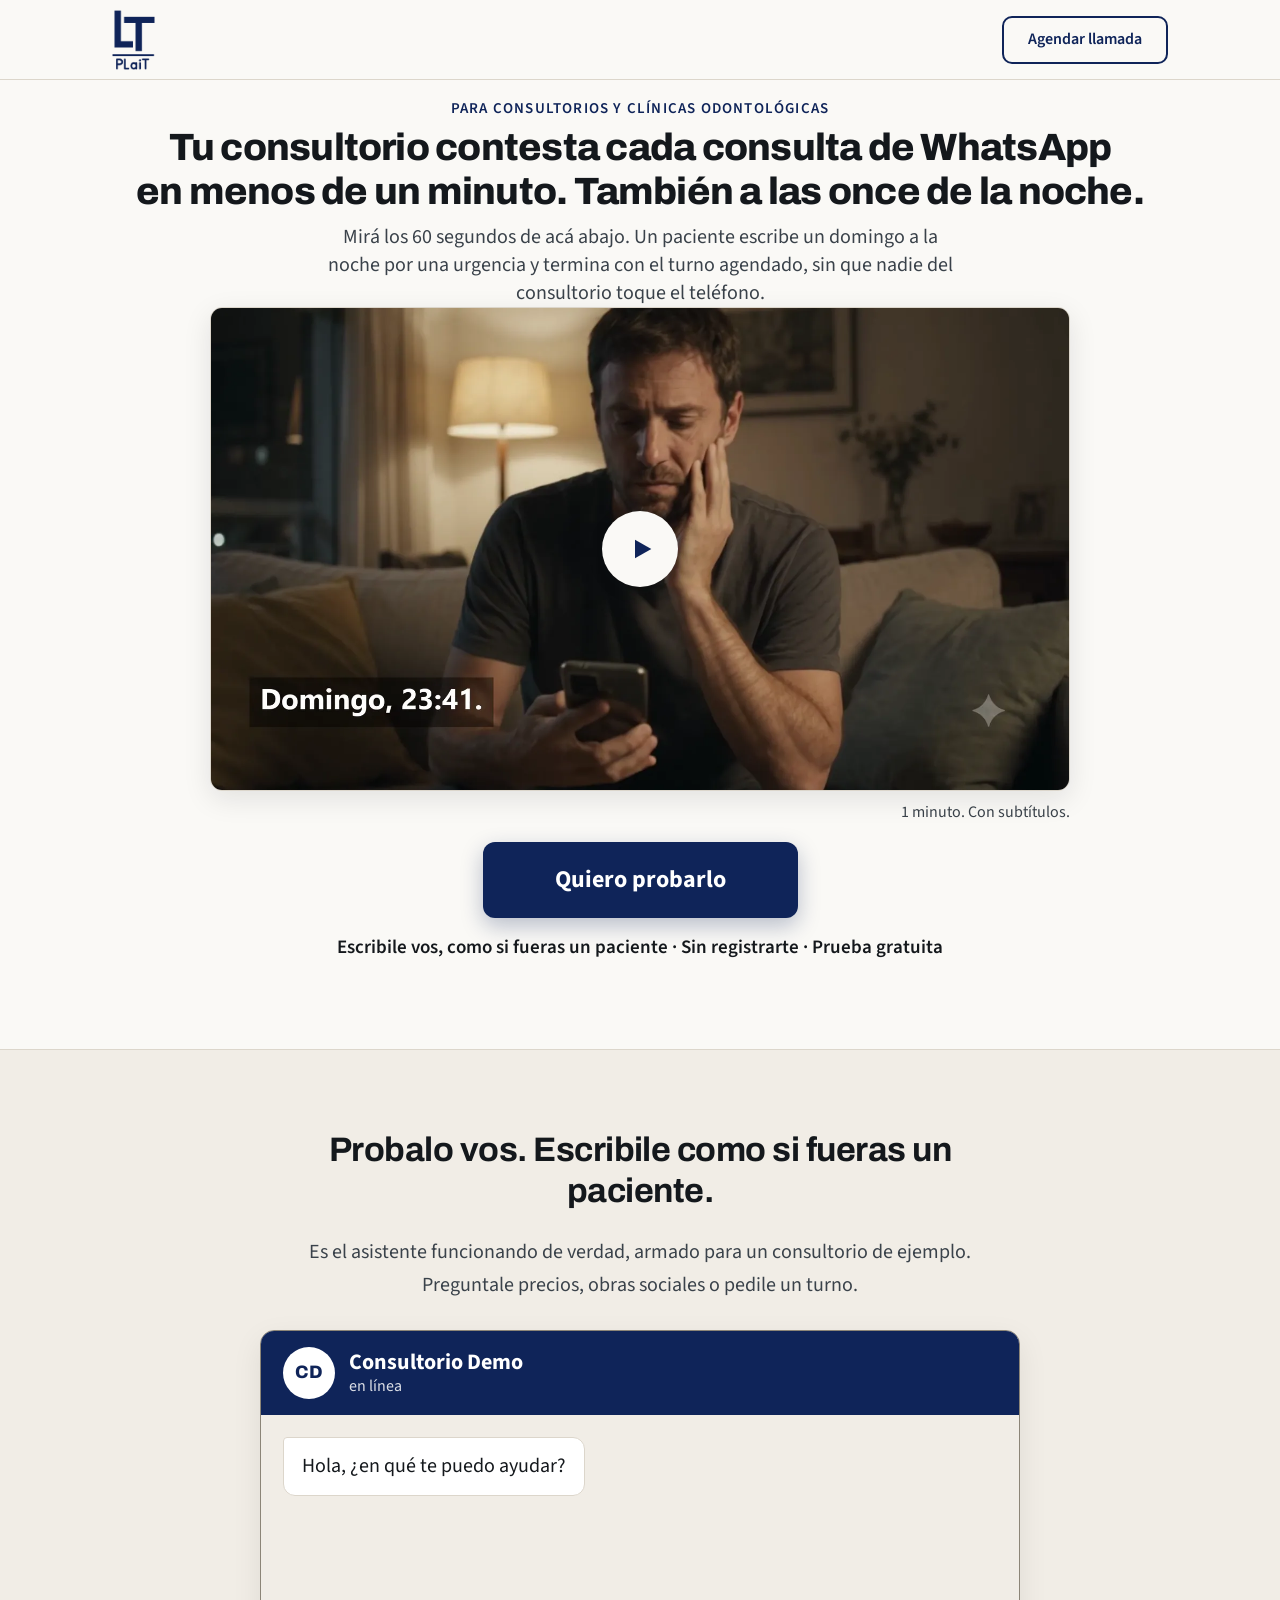
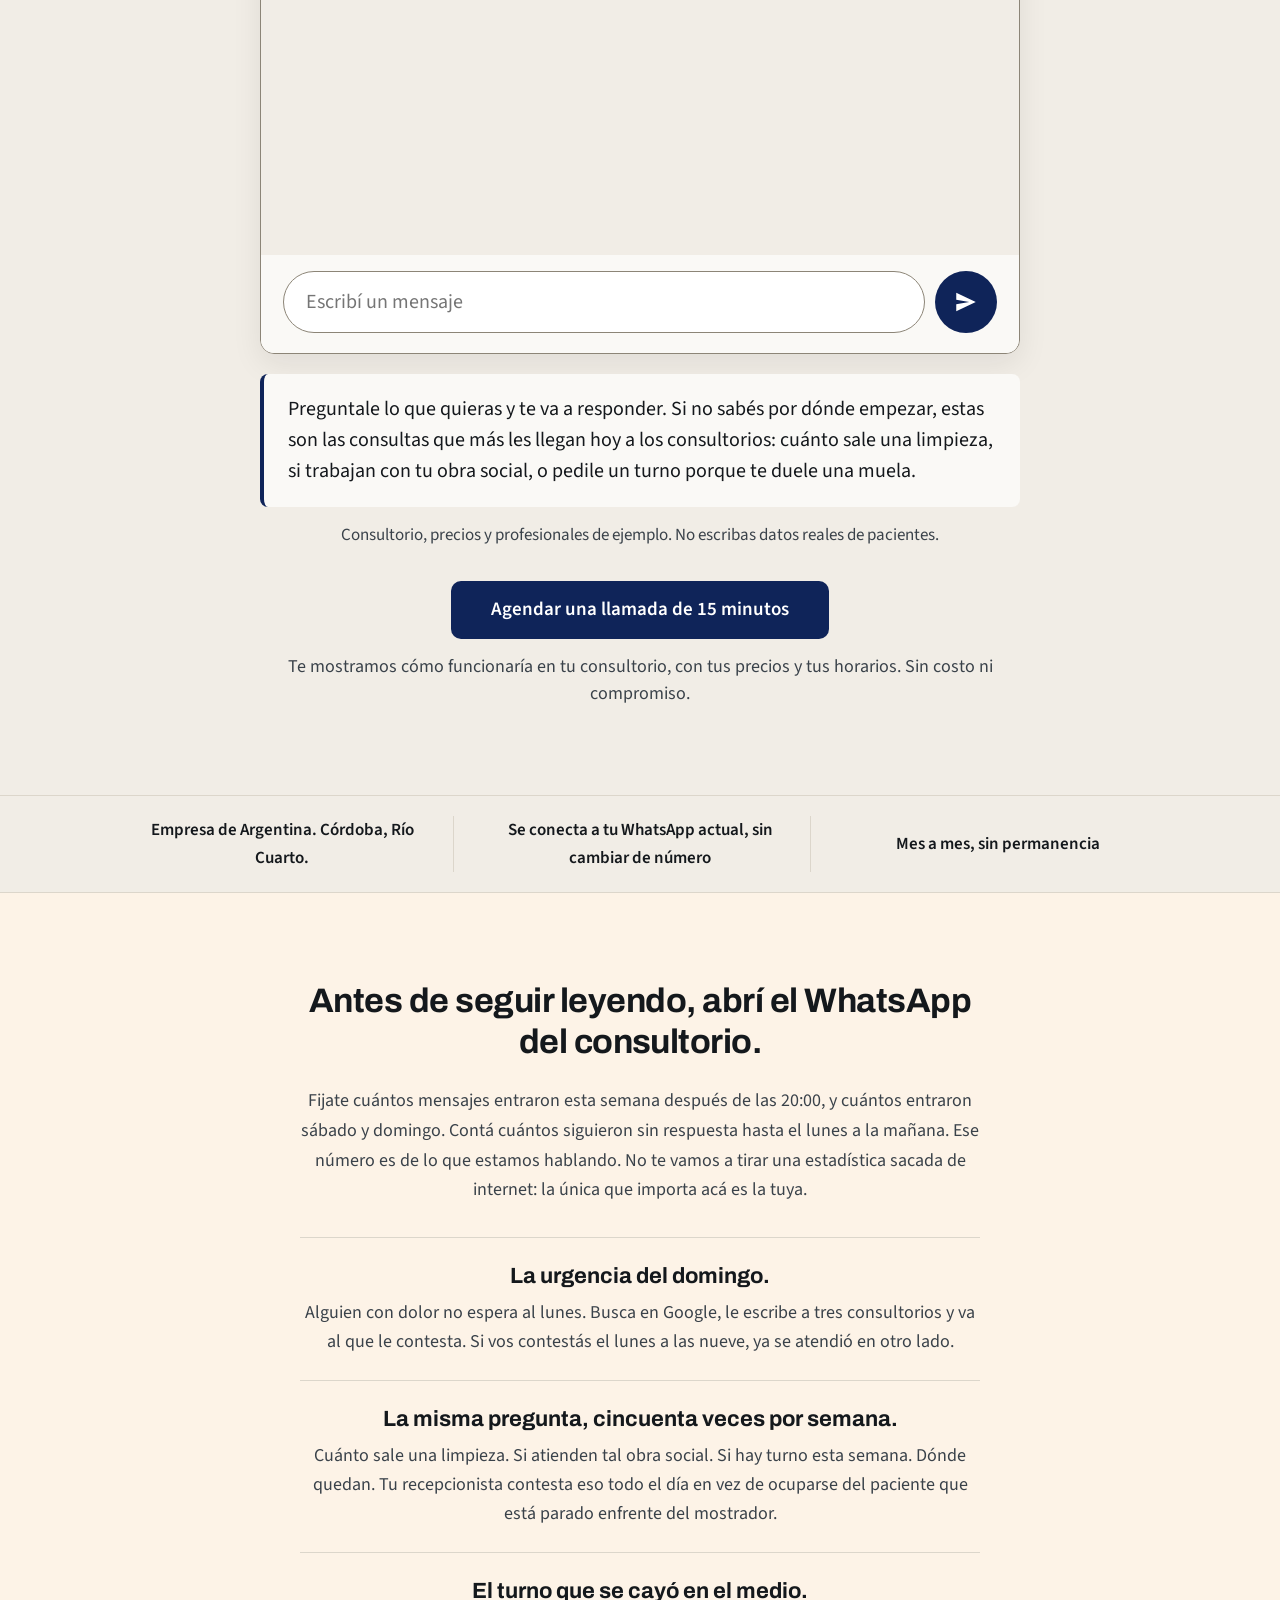
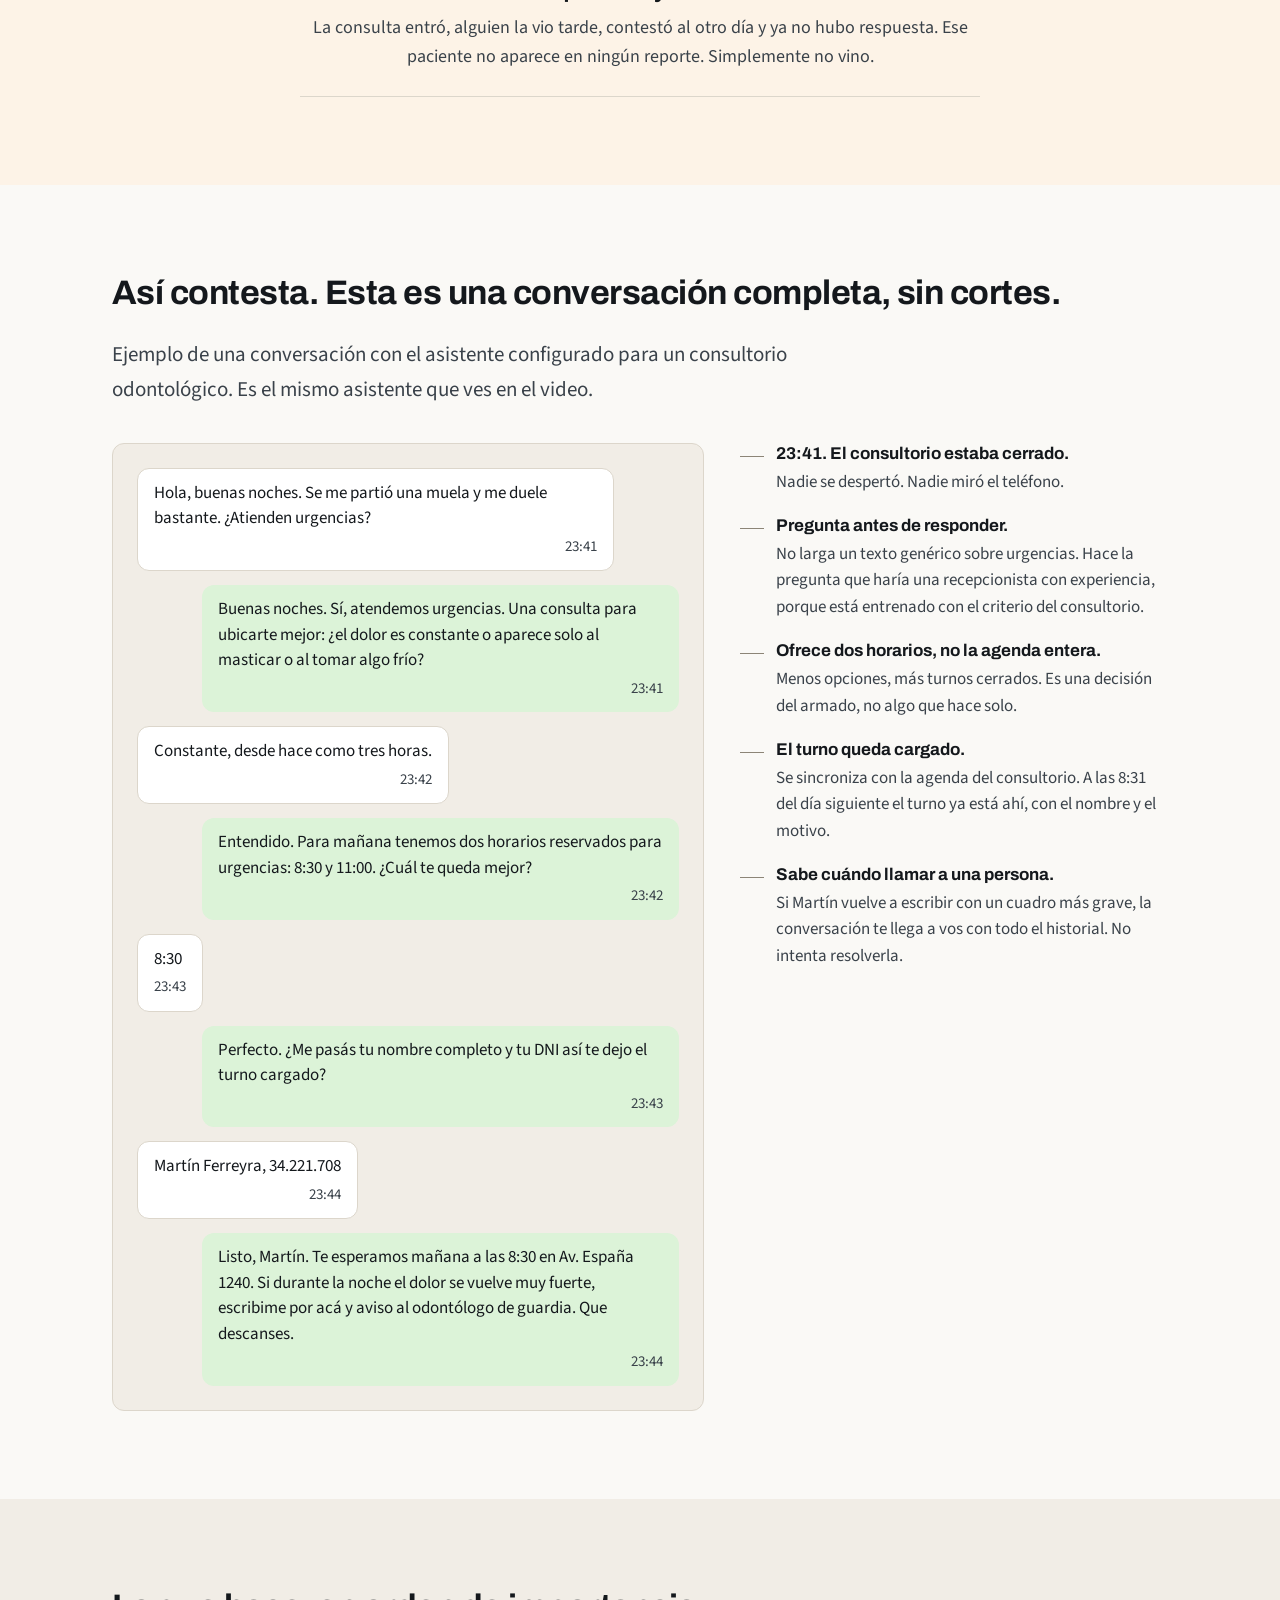
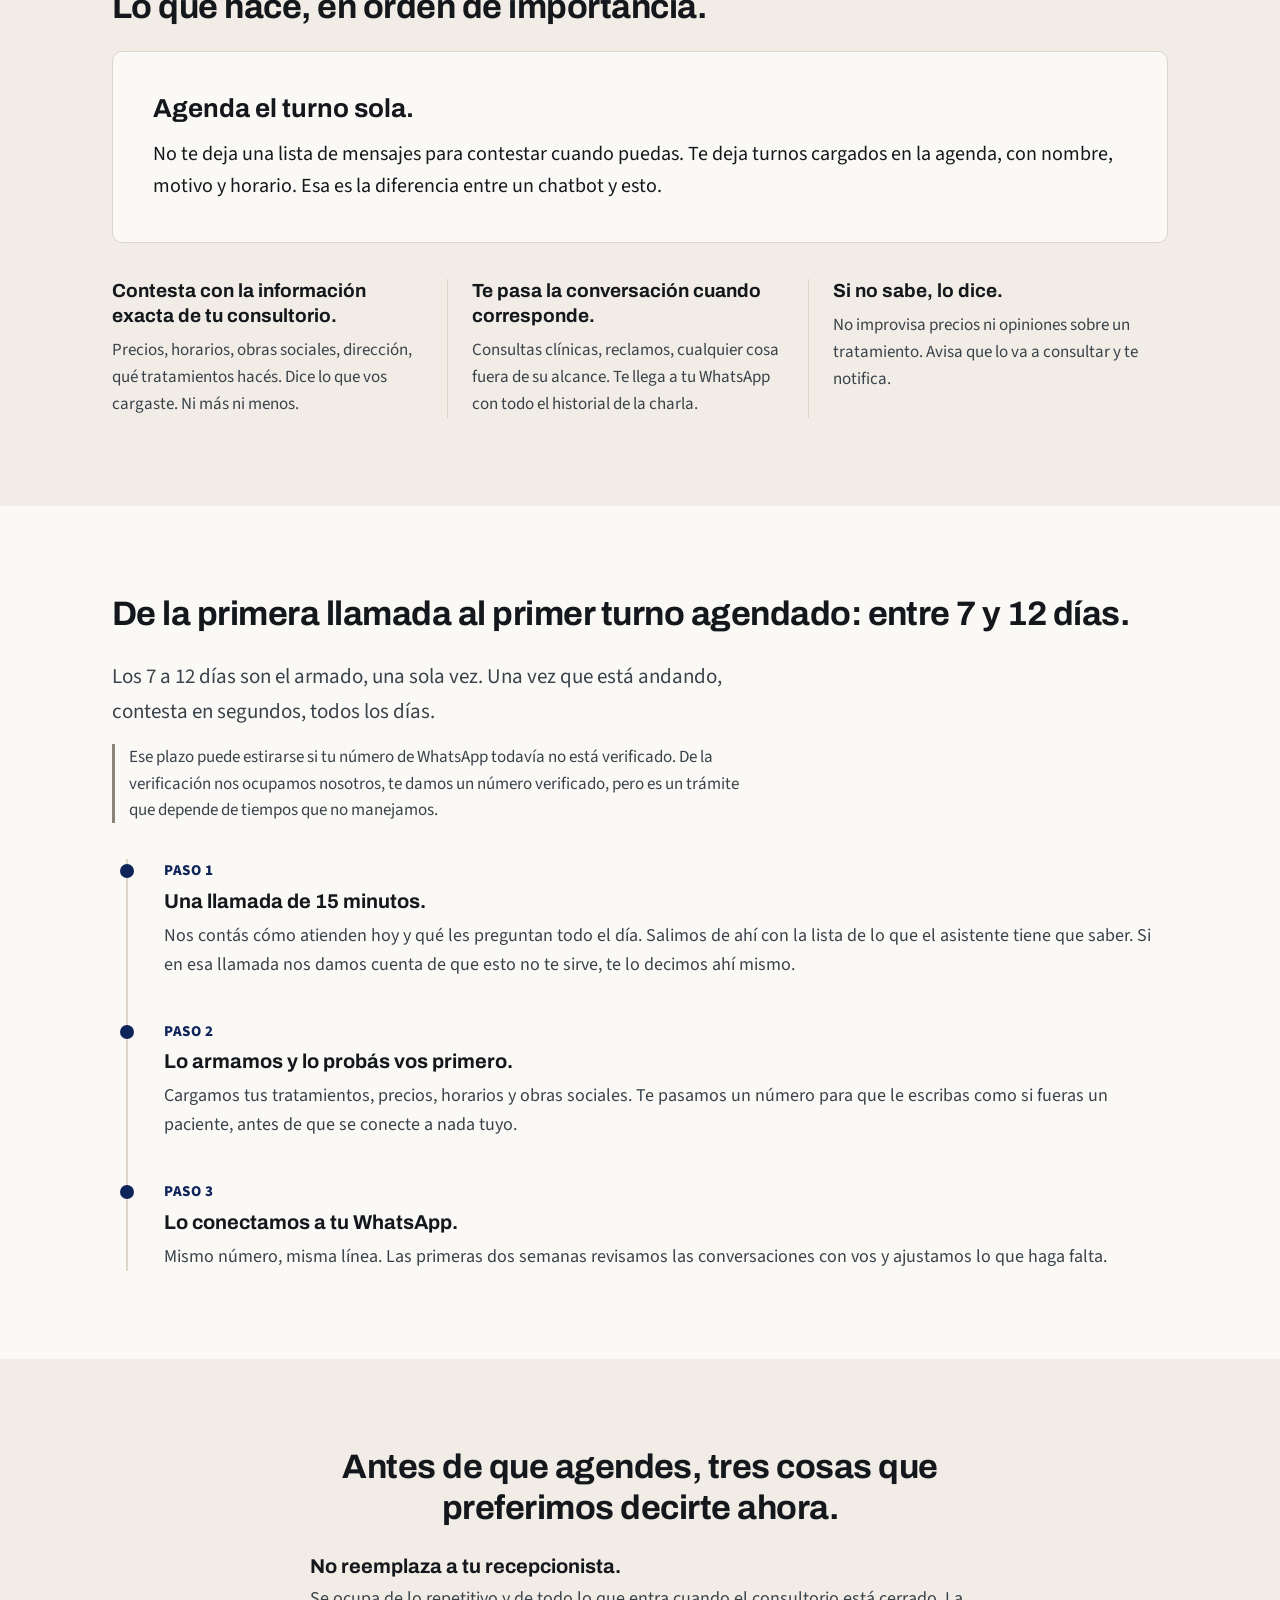
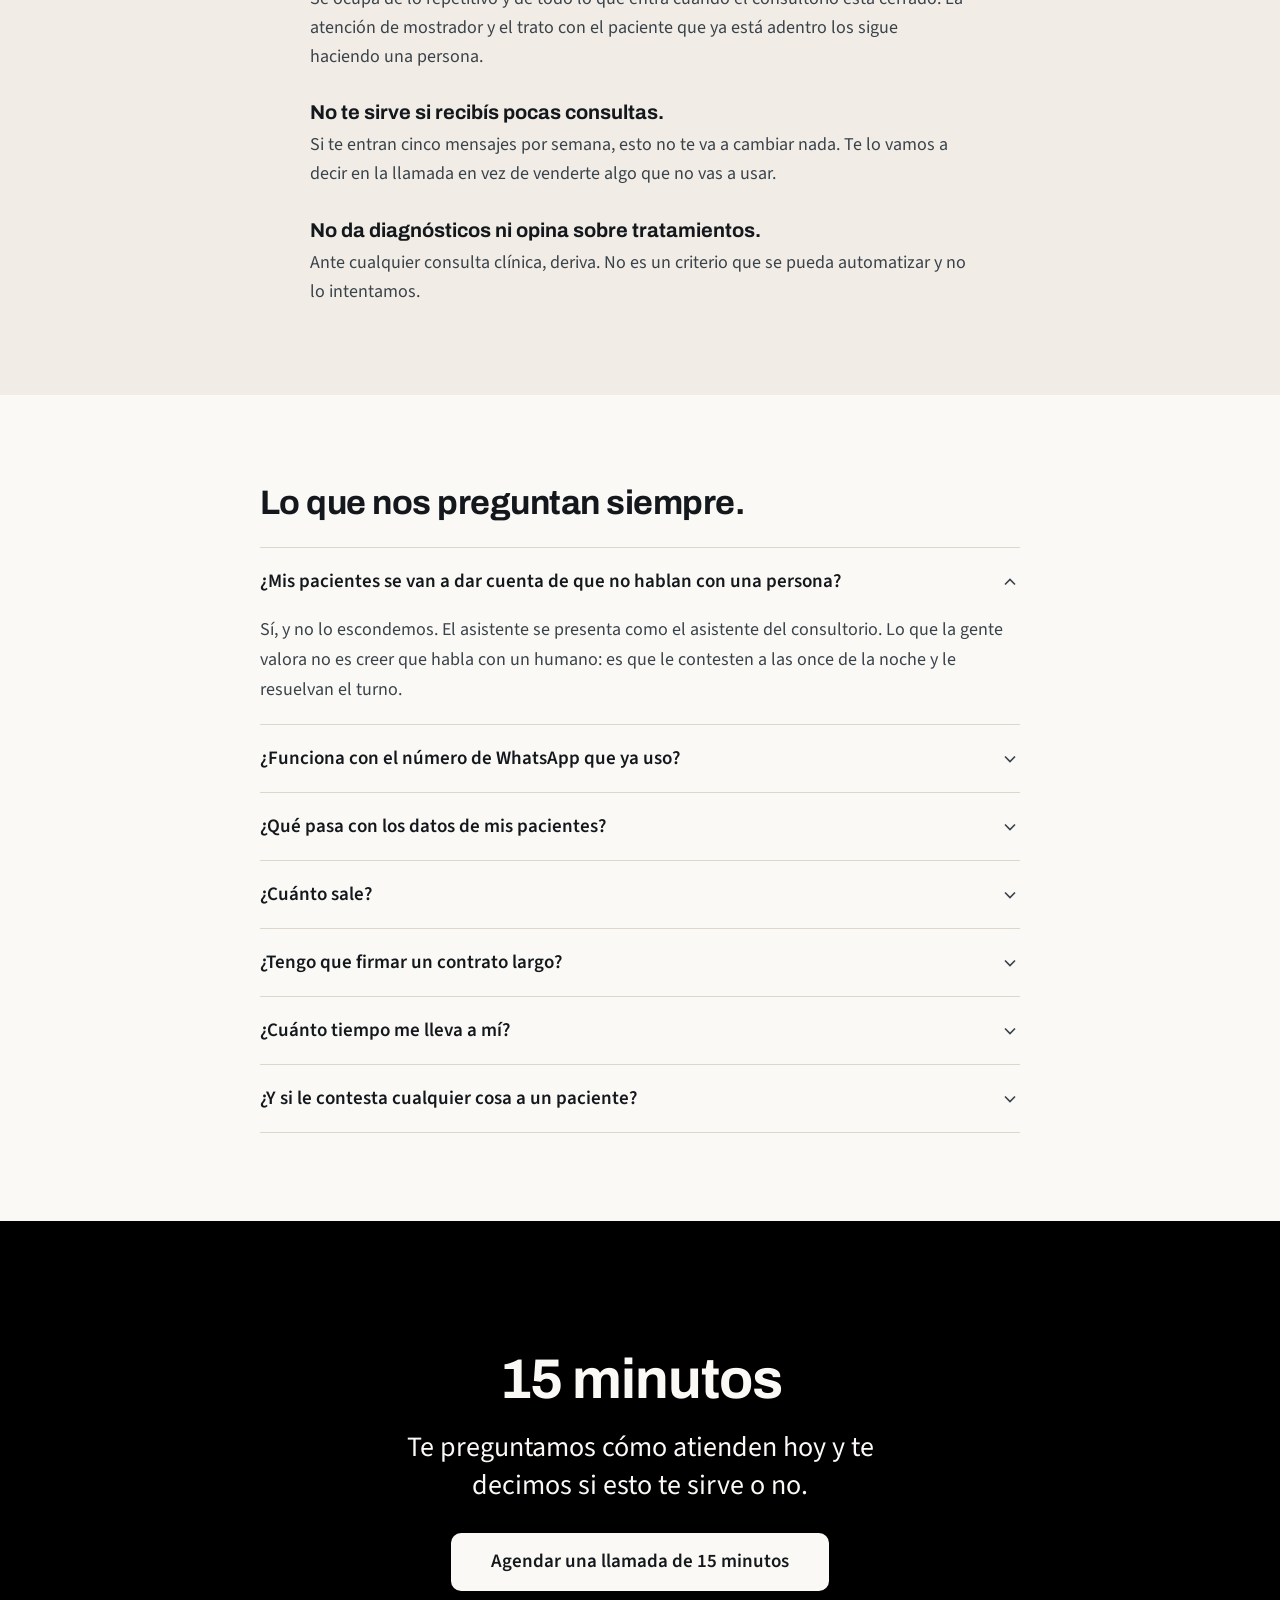
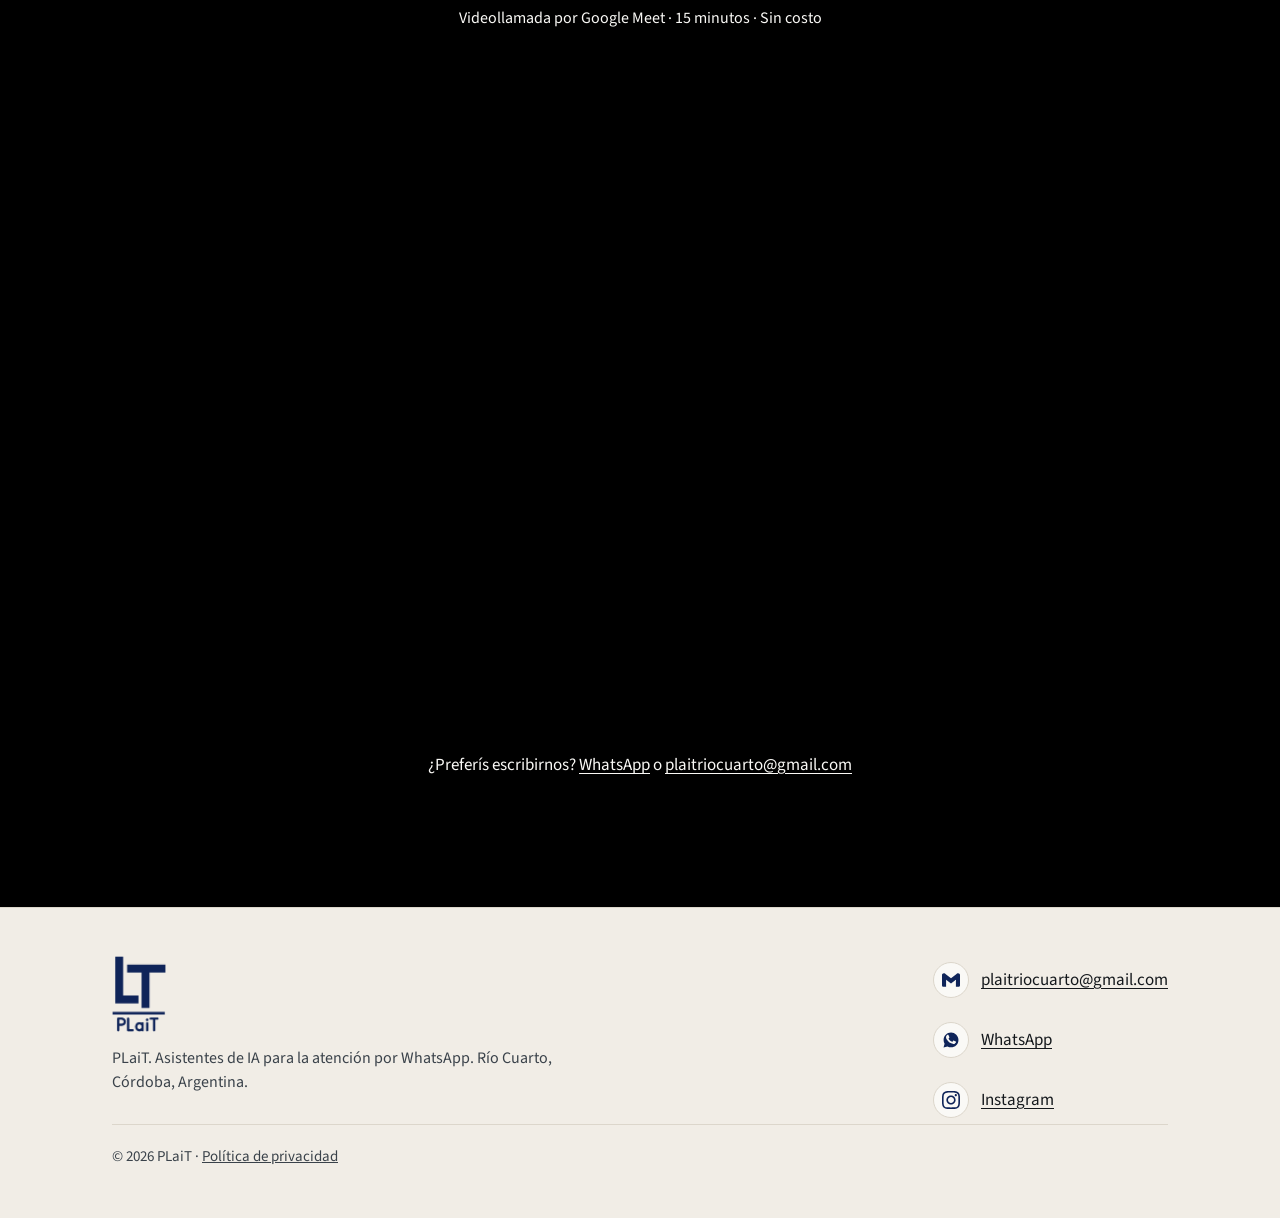
<file: index.html>
<!DOCTYPE html>
<html lang="es-AR">
<head>
  <meta charset="UTF-8">
  <meta name="viewport" content="width=device-width, initial-scale=1.0">
  <title>Asistente de IA para consultorios odontológicos | PLaiT</title>
  <meta name="description" content="Un asistente que contesta el WhatsApp de tu consultorio las 24 horas, responde precios y obras sociales, y agenda los turnos solo. Somos PLaiT, de Río Cuarto. Agendá una llamada de 15 minutos.">
  
  <!-- Preload de imagen crítica LCP -->
  <link rel="preload" as="image" href="assets/images/video-poster-vertical.webp" type="image/webp" media="(max-width: 767px)">
  <link rel="preload" as="image" href="assets/images/video-poster-horizontal.webp" type="image/webp" media="(min-width: 768px)">
  
  <!-- Google Fonts con preconnect y font-display swap -->
  <link rel="preconnect" href="https://fonts.googleapis.com">
  <link rel="preconnect" href="https://fonts.gstatic.com" crossorigin>
  <link href="https://fonts.googleapis.com/css2?family=Archivo:wght@700;800&family=Source+Sans+3:wght@400;600&display=swap" rel="stylesheet">
  
  <!-- Open Graph -->
  <meta property="og:type" content="website">
  <meta property="og:title" content="Asistente de IA para consultorios odontológicos | PLaiT">
  <meta property="og:description" content="Un asistente que contesta el WhatsApp de tu consultorio las 24 horas, responde precios y obras sociales, y agenda los turnos solo. Somos PLaiT, de Río Cuarto. Agendá una llamada de 15 minutos.">
  <meta property="og:image" content="assets/images/og-plait.jpg">
  <meta property="og:image:width" content="1200">
  <meta property="og:image:height" content="630">
  <meta property="og:locale" content="es_AR">

  <!-- Favicon -->
  <link rel="icon" type="image/svg+xml" href="assets/images/favicon.svg">

  <!-- Estilos principales -->
  <link rel="stylesheet" href="assets/css/styles.css?v=2026092105">

  <!-- Datos Estructurados JSON-LD -->
  <script type="application/ld+json">
  {
    "@context": "https://schema.org",
    "@graph": [
      {
        "@type": "Organization",
        "name": "PLaiT",
        "description": "Asistentes de IA para la atención por WhatsApp de consultorios y clínicas odontológicas.",
        "email": "plaitriocuarto@gmail.com",
        "address": {
          "@type": "PostalAddress",
          "addressLocality": "Río Cuarto",
          "addressRegion": "Córdoba",
          "addressCountry": "AR"
        }
      },
      {
        "@type": "FAQPage",
        "mainEntity": [
          {
            "@type": "Question",
            "name": "¿Mis pacientes se van a dar cuenta de que no hablan con una persona?",
            "acceptedAnswer": {
              "@type": "Answer",
              "text": "Sí, y no lo escondemos. El asistente se presenta como el asistente del consultorio. Lo que la gente valora no es creer que habla con un humano: es que le contesten a las once de la noche y le resuelvan el turno."
            }
          },
          {
            "@type": "Question",
            "name": "¿Funciona con el número de WhatsApp que ya uso?",
            "acceptedAnswer": {
              "@type": "Answer",
              "text": "Sí, tus pacientes siguen escribiendo al mismo número de siempre. En la llamada te explicamos qué cambia del lado tuyo según cómo estés usando WhatsApp hoy, porque no es igual en todos los casos."
            }
          },
          {
            "@type": "Question",
            "name": "¿Qué pasa con los datos de mis pacientes?",
            "acceptedAnswer": {
              "@type": "Answer",
              "text": "Las conversaciones son tuyas y quedan en tu WhatsApp, igual que ahora. No usamos la información de tus pacientes para ninguna otra cosa. Si necesitás un acuerdo de confidencialidad firmado, lo firmamos."
            }
          },
          {
            "@type": "Question",
            "name": "¿Cuánto sale?",
            "acceptedAnswer": {
              "@type": "Answer",
              "text": "Hay un pago único de implementación, que es armarlo y entrenarlo con la información de tu consultorio, y una cuota mensual. El número depende del volumen de consultas que recibas, así que el precio real te lo damos en la llamada con tu volumen sobre la mesa. Te lo decimos en los primeros diez minutos, no después de una presentación de una hora."
            }
          },
          {
            "@type": "Question",
            "name": "¿Tengo que firmar un contrato largo?",
            "acceptedAnswer": {
              "@type": "Answer",
              "text": "Mes a mes. Avisás y se corta el mes siguiente. Sin permanencia mínima y sin penalidad."
            }
          },
          {
            "@type": "Question",
            "name": "¿Cuánto tiempo me lleva a mí?",
            "acceptedAnswer": {
              "@type": "Answer",
              "text": "La llamada de 15 minutos y un rato juntando la información: precios, horarios, obras sociales, tratamientos. La configuración la hacemos nosotros."
            }
          },
          {
            "@type": "Question",
            "name": "¿Y si le contesta cualquier cosa a un paciente?",
            "acceptedAnswer": {
              "@type": "Answer",
              "text": "Solo responde con la información que cargamos. Fuera de eso deriva. Además, las primeras dos semanas revisamos las conversaciones con vos, una por una si hace falta."
            }
          }
        ]
      }
    ]
  }
  </script>
</head>
<body>

  <!-- 4.1. Header -->
  <header class="site-header">
    <div class="container">
      <div class="header-inner">
        <a href="/" aria-label="PLaiT inicio" class="brand-link">
          <img src="assets/images/plait-logo.svg" alt="PLaiT"
               class="brand-logo" width="43" height="60">
        </a>
        <a href="#agendar" class="header-btn cta-cal">Agendar llamada</a>
      </div>
    </div>
  </header>

  <main>
    <!-- 4.2. Hero -->
    <section class="hero-section" id="hero" aria-labelledby="hero-title">
      <div class="container">
        <div class="hero-header" id="hero-header-container">
          <!-- El chip se inyecta dinámicamente si existe el parámetro ?n= -->
          <p class="hero-eyebrow">PARA CONSULTORIOS Y CLÍNICAS ODONTOLÓGICAS</p>
          <h1 class="hero-title" id="hero-title">Tu consultorio contesta cada consulta de WhatsApp<br class="desktop-break"> en menos de un minuto. También a las once de la noche.</h1>
          <p class="hero-bajada">Mirá los 60 segundos de acá abajo. Un paciente escribe un domingo a la noche por una urgencia y termina con el turno agendado, sin que nadie del consultorio toque el teléfono.</p>
        </div>

        <!-- Fachada de video con click-to-play -->
        <div class="video-container">
          <div class="video-wrapper" id="video-wrapper">
            <button type="button" class="video-facade" id="video-facade" aria-label="Reproducir el video de demostración, 60 segundos">
              <picture>
                <source media="(max-width: 767px)" srcset="assets/images/video-poster-vertical.webp" type="image/webp" width="1080" height="1350">
                <source media="(max-width: 767px)" srcset="assets/images/video-poster-vertical.jpg" type="image/jpeg" width="1080" height="1350">
                <source srcset="assets/images/video-poster-horizontal.webp" type="image/webp">
                <img src="assets/images/video-poster-horizontal.jpg" alt="Un paciente con dolor de muelas mira el celular un domingo a las 23:41" width="1600" height="900" loading="eager" fetchpriority="high">
              </picture>
              <span class="play-btn" aria-hidden="true">
                <svg class="play-icon" viewBox="0 0 24 24" aria-hidden="true"><polygon points="6,4 20,12 6,20"></polygon></svg>
              </span>
            </button>
          </div>
          <p class="video-caption">1 minuto. Con subtítulos.</p>
        </div>

        <!-- CTA Principal del Hero -->
        <div class="hero-cta-group">
          <a href="#probar" class="btn-cta btn-probar cta-probar">Quiero probarlo</a>
          <p class="microcopy-probar">Escribile vos, como si fueras un paciente<span class="sep" aria-hidden="true"> · </span><br class="mobile-break">Sin registrarte · Prueba gratuita</p>
        </div>
      </div>
    </section>

    <!-- 4.2b. Demo en vivo: el asistente funcionando de verdad -->
    <section class="probar-section" id="probar" aria-labelledby="probar-title">
      <div class="container">
        <div class="probar-header">
          <h2 id="probar-title">Probalo vos. Escribile como si fueras un paciente.</h2>
          <p class="probar-bajada">Es el asistente funcionando de verdad, armado para un consultorio de ejemplo. Preguntale precios, obras sociales o pedile un turno.</p>
        </div>

        <div class="vivo-chat">
          <div class="vivo-cabecera">
            <span class="vivo-avatar" aria-hidden="true">CD</span>
            <div class="vivo-titulo">
              <strong>Consultorio Demo</strong>
              <span class="vivo-estado" id="vivo-estado">en línea</span>
            </div>
          </div>

          <div class="vivo-mensajes" id="vivo-mensajes" role="log" aria-live="polite" aria-label="Conversación con el asistente">
            <div class="vivo-msg vivo-bot"><p>Hola, ¿en qué te puedo ayudar?</p></div>
          </div>

          <form class="vivo-form" id="vivo-form" autocomplete="off">
            <label for="vivo-input" class="sr-only">Tu mensaje</label>
            <input type="text" id="vivo-input" class="vivo-input" maxlength="500" placeholder="Escribí un mensaje" enterkeyhint="send">
            <button type="submit" class="vivo-enviar" id="vivo-enviar" aria-label="Enviar mensaje">
              <svg viewBox="0 0 24 24" aria-hidden="true"><path d="M3 20.5 21 12 3 3.5 3 10l12 2-12 2z"></path></svg>
            </button>
          </form>
        </div>

        <div class="vivo-recomendacion">
          <p>Preguntale lo que quieras y te va a responder. Si no sabés por dónde empezar, estas son las consultas que más les llegan hoy a los consultorios: cuánto sale una limpieza, si trabajan con tu obra social, o pedile un turno porque te duele una muela.</p>
        </div>

        <p class="vivo-nota">Consultorio, precios y profesionales de ejemplo. No escribas datos reales de pacientes.</p>

        <div class="vivo-siguiente">
          <a href="#agendar" class="btn-cta cta-cal">Agendar una llamada de 15 minutos</a>
          <p class="microcopy">Te mostramos cómo funcionaría en tu consultorio, con tus precios y tus horarios. Sin costo ni compromiso.</p>
        </div>
      </div>
    </section>

    <!-- 4.3. Franja de hechos -->
    <section class="hechos-section" aria-label="Hechos clave de PLaiT">
      <div class="container">
        <div class="hechos-grid">
          <div class="hecho-item">Empresa de Argentina. Córdoba, Río Cuarto.</div>
          <div class="hecho-item">Se conecta a tu WhatsApp actual, sin cambiar de número</div>
          <div class="hecho-item">Mes a mes, sin permanencia</div>
        </div>
      </div>
    </section>

    <!-- 4.4. El problema -->
    <section class="problema-section" id="problema" aria-labelledby="problema-title">
      <div class="container">
        <div class="problema-wrapper">
          <h2 id="problema-title">Antes de seguir leyendo, abrí el WhatsApp del consultorio.</h2>
          <p class="problema-bajada">Fijate cuántos mensajes entraron esta semana después de las 20:00, y cuántos entraron sábado y domingo. Contá cuántos siguieron sin respuesta hasta el lunes a la mañana. Ese número es de lo que estamos hablando. No te vamos a tirar una estadística sacada de internet: la única que importa acá es la tuya.</p>
          <div class="problema-lista">
            <article class="problema-item">
              <h3>La urgencia del domingo.</h3>
              <p>Alguien con dolor no espera al lunes. Busca en Google, le escribe a tres consultorios y va al que le contesta. Si vos contestás el lunes a las nueve, ya se atendió en otro lado.</p>
            </article>
            <article class="problema-item">
              <h3>La misma pregunta, cincuenta veces por semana.</h3>
              <p>Cuánto sale una limpieza. Si atienden tal obra social. Si hay turno esta semana. Dónde quedan. Tu recepcionista contesta eso todo el día en vez de ocuparse del paciente que está parado enfrente del mostrador.</p>
            </article>
            <article class="problema-item">
              <h3>El turno que se cayó en el medio.</h3>
              <p>La consulta entró, alguien la vio tarde, contestó al otro día y ya no hubo respuesta. Ese paciente no aparece en ningún reporte. Simplemente no vino.</p>
            </article>
          </div>
        </div>
      </div>
    </section>

    <!-- 4.5. La demostración escrita -->
    <section class="demo-section" id="demostracion" aria-labelledby="demo-title">
      <div class="container">
        <div class="demo-header">
          <h2 id="demo-title">Así contesta. Esta es una conversación completa, sin cortes.</h2>
          <p class="demo-bajada">Ejemplo de una conversación con el asistente configurado para un consultorio odontológico. Es el mismo asistente que ves en el video.</p>
        </div>

        <div class="demo-grid">
          <!-- Columna Izquierda: Chat simulado en HTML y CSS puro -->
          <div class="chat-container" role="region" aria-label="Transcripción de la conversación de WhatsApp">
            <div class="chat-bubble bubble-paciente">
              <p>Hola, buenas noches. Se me partió una muela y me duele bastante. ¿Atienden urgencias?</p>
              <span class="chat-time">23:41</span>
            </div>

            <div class="chat-bubble bubble-asistente">
              <p>Buenas noches. Sí, atendemos urgencias. Una consulta para ubicarte mejor: ¿el dolor es constante o aparece solo al masticar o al tomar algo frío?</p>
              <span class="chat-time">23:41</span>
            </div>

            <div class="chat-bubble bubble-paciente">
              <p>Constante, desde hace como tres horas.</p>
              <span class="chat-time">23:42</span>
            </div>

            <div class="chat-bubble bubble-asistente">
              <p>Entendido. Para mañana tenemos dos horarios reservados para urgencias: 8:30 y 11:00. ¿Cuál te queda mejor?</p>
              <span class="chat-time">23:42</span>
            </div>

            <div class="chat-bubble bubble-paciente">
              <p>8:30</p>
              <span class="chat-time">23:43</span>
            </div>

            <div class="chat-bubble bubble-asistente">
              <p>Perfecto. ¿Me pasás tu nombre completo y tu DNI así te dejo el turno cargado?</p>
              <span class="chat-time">23:43</span>
            </div>

            <div class="chat-bubble bubble-paciente">
              <p>Martín Ferreyra, 34.221.708</p>
              <span class="chat-time">23:44</span>
            </div>

            <div class="chat-bubble bubble-asistente">
              <p>Listo, Martín. Te esperamos mañana a las 8:30 en Av. España 1240. Si durante la noche el dolor se vuelve muy fuerte, escribime por acá y aviso al odontólogo de guardia. Que descanses.</p>
              <span class="chat-time">23:44</span>
            </div>
          </div>

          <!-- Columna Derecha: Anotaciones conectadas -->
          <div class="anotaciones-list">
            <article class="anotacion-card">
              <span class="anotacion-line" aria-hidden="true"></span>
              <div class="anotacion-content">
                <h3>23:41. El consultorio estaba cerrado.</h3>
                <p>Nadie se despertó. Nadie miró el teléfono.</p>
              </div>
            </article>

            <article class="anotacion-card">
              <span class="anotacion-line" aria-hidden="true"></span>
              <div class="anotacion-content">
                <h3>Pregunta antes de responder.</h3>
                <p>No larga un texto genérico sobre urgencias. Hace la pregunta que haría una recepcionista con experiencia, porque está entrenado con el criterio del consultorio.</p>
              </div>
            </article>

            <article class="anotacion-card">
              <span class="anotacion-line" aria-hidden="true"></span>
              <div class="anotacion-content">
                <h3>Ofrece dos horarios, no la agenda entera.</h3>
                <p>Menos opciones, más turnos cerrados. Es una decisión del armado, no algo que hace solo.</p>
              </div>
            </article>

            <article class="anotacion-card">
              <span class="anotacion-line" aria-hidden="true"></span>
              <div class="anotacion-content">
                <h3>El turno queda cargado.</h3>
                <p>Se sincroniza con la agenda del consultorio. A las 8:31 del día siguiente el turno ya está ahí, con el nombre y el motivo.</p>
              </div>
            </article>

            <article class="anotacion-card">
              <span class="anotacion-line" aria-hidden="true"></span>
              <div class="anotacion-content">
                <h3>Sabe cuándo llamar a una persona.</h3>
                <p>Si Martín vuelve a escribir con un cuadro más grave, la conversación te llega a vos con todo el historial. No intenta resolverla.</p>
              </div>
            </article>
          </div>
        </div>
      </div>
    </section>

    <!-- 4.6. Qué hace -->
    <section class="que-hace-section" id="que-hace" aria-labelledby="que-hace-title">
      <div class="container">
        <h2 id="que-hace-title">Lo que hace, en orden de importancia.</h2>
        
        <div class="card-principal">
          <h3>Agenda el turno sola.</h3>
          <p>No te deja una lista de mensajes para contestar cuando puedas. Te deja turnos cargados en la agenda, con nombre, motivo y horario. Esa es la diferencia entre un chatbot y esto.</p>
        </div>

        <div class="secundarios-grid">
          <article class="secundario-item">
            <h3>Contesta con la información exacta de tu consultorio.</h3>
            <p>Precios, horarios, obras sociales, dirección, qué tratamientos hacés. Dice lo que vos cargaste. Ni más ni menos.</p>
          </article>

          <article class="secundario-item">
            <h3>Te pasa la conversación cuando corresponde.</h3>
            <p>Consultas clínicas, reclamos, cualquier cosa fuera de su alcance. Te llega a tu WhatsApp con todo el historial de la charla.</p>
          </article>

          <article class="secundario-item">
            <h3>Si no sabe, lo dice.</h3>
            <p>No improvisa precios ni opiniones sobre un tratamiento. Avisa que lo va a consultar y te notifica.</p>
          </article>
        </div>
      </div>
    </section>

    <!-- 4.7. Cómo se pone en marcha -->
    <section class="marcha-section" id="puesta-en-marcha" aria-labelledby="marcha-title">
      <div class="container">
        <h2 id="marcha-title">De la primera llamada al primer turno agendado: entre 7 y 12 días.</h2>
        <p class="marcha-bajada">Los 7 a 12 días son el armado, una sola vez. Una vez que está andando, contesta en segundos, todos los días.</p>
        <p class="marcha-nota">
          Ese plazo puede estirarse si tu número de WhatsApp todavía no está verificado. De la
          verificación nos ocupamos nosotros, te damos un número verificado, pero es un trámite que
          depende de tiempos que no manejamos.
        </p>

        <div class="timeline">
          <div class="timeline-step">
            <span class="timeline-dot" aria-hidden="true"></span>
            <span class="step-label">PASO 1</span>
            <h3>Una llamada de 15 minutos.</h3>
            <p>Nos contás cómo atienden hoy y qué les preguntan todo el día. Salimos de ahí con la lista de lo que el asistente tiene que saber. Si en esa llamada nos damos cuenta de que esto no te sirve, te lo decimos ahí mismo.</p>
          </div>

          <div class="timeline-step">
            <span class="timeline-dot" aria-hidden="true"></span>
            <span class="step-label">PASO 2</span>
            <h3>Lo armamos y lo probás vos primero.</h3>
            <p>Cargamos tus tratamientos, precios, horarios y obras sociales. Te pasamos un número para que le escribas como si fueras un paciente, antes de que se conecte a nada tuyo.</p>
          </div>

          <div class="timeline-step">
            <span class="timeline-dot" aria-hidden="true"></span>
            <span class="step-label">PASO 3</span>
            <h3>Lo conectamos a tu WhatsApp.</h3>
            <p>Mismo número, misma línea. Las primeras dos semanas revisamos las conversaciones con vos y ajustamos lo que haga falta.</p>
          </div>
        </div>
      </div>
    </section>

    <!-- 4.8. Qué no hace -->
    <section class="que-no-hace-section" id="que-no-hace" aria-labelledby="que-no-hace-title">
      <div class="container">
        <div class="no-hace-wrapper">
          <h2 id="que-no-hace-title">Antes de que agendes, tres cosas que preferimos decirte ahora.</h2>
          <div class="no-hace-lista">
            <article class="no-hace-item">
              <h3>No reemplaza a tu recepcionista.</h3>
              <p>Se ocupa de lo repetitivo y de todo lo que entra cuando el consultorio está cerrado. La atención de mostrador y el trato con el paciente que ya está adentro los sigue haciendo una persona.</p>
            </article>

            <article class="no-hace-item">
              <h3>No te sirve si recibís pocas consultas.</h3>
              <p>Si te entran cinco mensajes por semana, esto no te va a cambiar nada. Te lo vamos a decir en la llamada en vez de venderte algo que no vas a usar.</p>
            </article>

            <article class="no-hace-item">
              <h3>No da diagnósticos ni opina sobre tratamientos.</h3>
              <p>Ante cualquier consulta clínica, deriva. No es un criterio que se pueda automatizar y no lo intentamos.</p>
            </article>
          </div>
        </div>
      </div>
    </section>


    <!-- 4.10. Preguntas frecuentes -->
    <section class="faq-section" id="faq" aria-labelledby="faq-title">
      <div class="container">
        <div class="faq-wrapper">
          <h2 id="faq-title">Lo que nos preguntan siempre.</h2>
          
          <div class="faq-list">
            <div class="faq-item">
              <button type="button" class="faq-trigger" aria-expanded="true" aria-controls="faq-panel-1" id="faq-btn-1">
                <span>¿Mis pacientes se van a dar cuenta de que no hablan con una persona?</span>
                <svg class="faq-chevron" viewBox="0 0 24 24" aria-hidden="true"><polyline points="6 9 12 15 18 9"></polyline></svg>
              </button>
              <div class="faq-panel" id="faq-panel-1" role="region" aria-labelledby="faq-btn-1">
                <p>Sí, y no lo escondemos. El asistente se presenta como el asistente del consultorio. Lo que la gente valora no es creer que habla con un humano: es que le contesten a las once de la noche y le resuelvan el turno.</p>
              </div>
            </div>

            <div class="faq-item">
              <button type="button" class="faq-trigger" aria-expanded="false" aria-controls="faq-panel-2" id="faq-btn-2">
                <span>¿Funciona con el número de WhatsApp que ya uso?</span>
                <svg class="faq-chevron" viewBox="0 0 24 24" aria-hidden="true"><polyline points="6 9 12 15 18 9"></polyline></svg>
              </button>
              <div class="faq-panel" id="faq-panel-2" role="region" aria-labelledby="faq-btn-2" hidden>
                <p>Sí, tus pacientes siguen escribiendo al mismo número de siempre. En la llamada te explicamos qué cambia del lado tuyo según cómo estés usando WhatsApp hoy, porque no es igual en todos los casos.</p>
              </div>
            </div>

            <div class="faq-item">
              <button type="button" class="faq-trigger" aria-expanded="false" aria-controls="faq-panel-3" id="faq-btn-3">
                <span>¿Qué pasa con los datos de mis pacientes?</span>
                <svg class="faq-chevron" viewBox="0 0 24 24" aria-hidden="true"><polyline points="6 9 12 15 18 9"></polyline></svg>
              </button>
              <div class="faq-panel" id="faq-panel-3" role="region" aria-labelledby="faq-btn-3" hidden>
                <p>Las conversaciones son tuyas y quedan en tu WhatsApp, igual que ahora. No usamos la información de tus pacientes para ninguna otra cosa. Si necesitás un acuerdo de confidencialidad firmado, lo firmamos.</p>
              </div>
            </div>

            <div class="faq-item">
              <button type="button" class="faq-trigger" aria-expanded="false" aria-controls="faq-panel-4" id="faq-btn-4">
                <span>¿Cuánto sale?</span>
                <svg class="faq-chevron" viewBox="0 0 24 24" aria-hidden="true"><polyline points="6 9 12 15 18 9"></polyline></svg>
              </button>
              <div class="faq-panel" id="faq-panel-4" role="region" aria-labelledby="faq-btn-4" hidden>
                <p>Hay un pago único de implementación, que es armarlo y entrenarlo con la información de tu consultorio, y una cuota mensual. El número depende del volumen de consultas que recibas, así que el precio real te lo damos en la llamada con tu volumen sobre la mesa. Te lo decimos en los primeros diez minutos, no después de una presentación de una hora.</p>
              </div>
            </div>

            <div class="faq-item">
              <button type="button" class="faq-trigger" aria-expanded="false" aria-controls="faq-panel-5" id="faq-btn-5">
                <span>¿Tengo que firmar un contrato largo?</span>
                <svg class="faq-chevron" viewBox="0 0 24 24" aria-hidden="true"><polyline points="6 9 12 15 18 9"></polyline></svg>
              </button>
              <div class="faq-panel" id="faq-panel-5" role="region" aria-labelledby="faq-btn-5" hidden>
                <p>Mes a mes. Avisás y se corta el mes siguiente. Sin permanencia mínima y sin penalidad.</p>
              </div>
            </div>

            <div class="faq-item">
              <button type="button" class="faq-trigger" aria-expanded="false" aria-controls="faq-panel-6" id="faq-btn-6">
                <span>¿Cuánto tiempo me lleva a mí?</span>
                <svg class="faq-chevron" viewBox="0 0 24 24" aria-hidden="true"><polyline points="6 9 12 15 18 9"></polyline></svg>
              </button>
              <div class="faq-panel" id="faq-panel-6" role="region" aria-labelledby="faq-btn-6" hidden>
                <p>La llamada de 15 minutos y un rato juntando la información: precios, horarios, obras sociales, tratamientos. La configuración la hacemos nosotros.</p>
              </div>
            </div>

            <div class="faq-item">
              <button type="button" class="faq-trigger" aria-expanded="false" aria-controls="faq-panel-7" id="faq-btn-7">
                <span>¿Y si le contesta cualquier cosa a un paciente?</span>
                <svg class="faq-chevron" viewBox="0 0 24 24" aria-hidden="true"><polyline points="6 9 12 15 18 9"></polyline></svg>
              </button>
              <div class="faq-panel" id="faq-panel-7" role="region" aria-labelledby="faq-btn-7" hidden>
                <p>Solo responde con la información que cargamos. Fuera de eso deriva. Además, las primeras dos semanas revisamos las conversaciones con vos, una por una si hace falta.</p>
              </div>
            </div>
          </div>
        </div>
      </div>
    </section>

    <!-- 4.11. Cierre y Cal.com -->
    <section class="cierre-section" id="agendar" aria-labelledby="cierre-title">
      <div class="container">
        <h2 id="cierre-title">15 minutos</h2>
        <p class="cierre-bajada">Te preguntamos cómo atienden hoy y te decimos si esto te sirve o no.</p>
        
        <a href="#agendar" class="cierre-btn cta-cal">Agendar una llamada de 15 minutos</a>
        <p class="cierre-microcopy">Videollamada por Google Meet · 15 minutos · Sin costo</p>

        <!-- Embed inline de Cal.com con altura reservada -->
        <div class="cal-container" id="cal-embed-container">
          <div class="cal-inline-widget" id="cal-inline"></div>
        </div>

        <p class="cierre-contacto-line">¿Preferís escribirnos? <a href="#" class="link-cierre whatsapp-link">WhatsApp</a> o <a href="mailto:plaitriocuarto@gmail.com" class="link-cierre">plaitriocuarto@gmail.com</a></p>
      </div>
    </section>
  </main>

  <!-- 4.12. Barra sticky móvil -->
  <aside class="mobile-sticky-bar" id="mobile-sticky-bar" aria-label="Acción rápida para agendar">
    <a href="#agendar" class="btn-cta cta-cal">Agendar llamada de 15 minutos</a>
  </aside>

  <!-- 4.13. Pie -->
  <footer class="site-footer">
    <div class="container">
      <div class="footer-inner">
        <div class="footer-brand">
          <img src="assets/images/plait-logo.svg" alt="PLaiT"
               class="footer-logo" width="53" height="76">
          <p class="footer-desc">PLaiT. Asistentes de IA para la atención por WhatsApp. Río Cuarto, Córdoba, Argentina.</p>
        </div>

        <div class="footer-links">
          <a href="mailto:plaitriocuarto@gmail.com" class="footer-link">
            <span class="footer-icon-badge">
              <img src="assets/images/icono-gmail.svg" alt="" class="footer-icon" width="18" height="18">
            </span>
            <span>plaitriocuarto@gmail.com</span>
          </a>
          <a href="#" class="footer-link whatsapp-link">
            <span class="footer-icon-badge">
              <img src="assets/images/icono-whatsapp.svg" alt="" class="footer-icon" width="18" height="18">
            </span>
            <span>WhatsApp</span>
          </a>
          <a href="#" class="footer-link instagram-link">
            <span class="footer-icon-badge">
              <img src="assets/images/icono-instagram.svg" alt="" class="footer-icon" width="18" height="18">
            </span>
            <span>Instagram</span>
          </a>
        </div>
      </div>

      <div class="footer-legal">
        <p>© 2026 PLaiT · <a href="/privacidad">Política de privacidad</a></p>
      </div>
    </div>
  </footer>

  <!-- Scripts -->
  <script src="assets/js/config.js?v=2026092101"></script>
  <script src="assets/js/main.js?v=2026091102"></script>
  <script src="assets/js/track.js?v=2026092101"></script>
  <script src="assets/js/demo-chat.js?v=2026092102"></script>
</body>
</html>
</file>
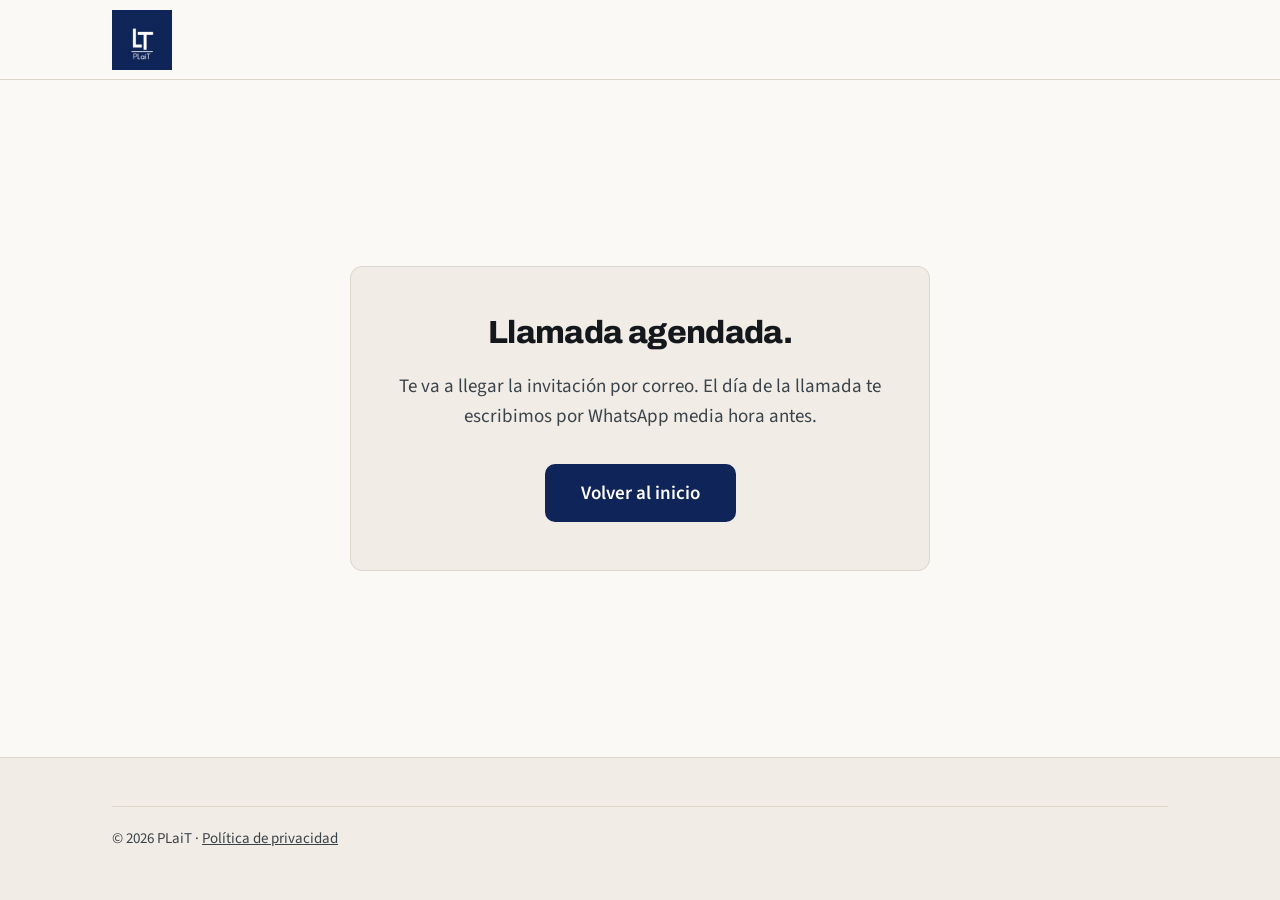
<file: gracias.html>
<!DOCTYPE html>
<html lang="es-AR">
<head>
  <meta charset="UTF-8">
  <meta name="viewport" content="width=device-width, initial-scale=1.0">
  <title>Llamada agendada | PLaiT</title>
  <meta name="description" content="Confirmación de agendamiento para videollamada con PLaiT.">
  
  <link rel="preconnect" href="https://fonts.googleapis.com">
  <link rel="preconnect" href="https://fonts.gstatic.com" crossorigin>
  <link href="https://fonts.googleapis.com/css2?family=Archivo:wght@700;800&family=Source+Sans+3:wght@400;600&display=swap" rel="stylesheet">
  
  <link rel="icon" type="image/svg+xml" href="assets/images/favicon.svg">
  <link rel="stylesheet" href="assets/css/styles.css">
  <style>
    .gracias-page {
      min-height: 100vh;
      display: flex;
      flex-direction: column;
      justify-content: space-between;
      background-color: var(--papel);
    }
    .gracias-main {
      flex: 1;
      display: flex;
      align-items: center;
      justify-content: center;
      padding: 64px 20px;
    }
    .gracias-card {
      background-color: var(--papel-2);
      border: 1px solid var(--borde-suave);
      border-radius: 12px;
      padding: 48px 36px;
      max-width: 580px;
      width: 100%;
      text-align: center;
    }
    .gracias-card h1 {
      font-size: 32px;
      margin-bottom: 20px;
      color: var(--tinta);
    }
    .gracias-card p {
      font-size: 19px;
      line-height: 1.6;
      color: var(--tinta-2);
      margin-bottom: 32px;
    }
    .gracias-card .btn-cta {
      width: auto;
      padding: 0 36px;
    }
  </style>
</head>
<body class="gracias-page">

  <header class="site-header">
    <div class="container">
      <div class="header-inner">
        <a href="/" aria-label="PLaiT inicio">
          <img src="assets/images/plait-logo.jpg" alt="PLaiT" width="138" height="44" class="brand-logo">
        </a>
      </div>
    </div>
  </header>

  <main class="gracias-main">
    <div class="gracias-card">
      <h1>Llamada agendada.</h1>
      <p>Te va a llegar la invitación por correo. El día de la llamada te escribimos por WhatsApp media hora antes.</p>
      <a href="/" class="btn-cta">Volver al inicio</a>
    </div>
  </main>

  <footer class="site-footer">
    <div class="container">
      <div class="footer-legal">
        <p>© 2026 PLaiT · <a href="/privacidad">Política de privacidad</a></p>
      </div>
    </div>
  </footer>

  <script src="assets/js/config.js?v=2026091102"></script>
  <script src="assets/js/track.js?v=2026091401"></script>

</body>
</html>
</file>
<file: assets/css/styles.css>
/* ==========================================================================
   PLaiT - HOJA DE ESTILOS PRINCIPAL
   Sistema de diseño sobrio, accesible y mobile-first
   ========================================================================== */

:root {
  --papel:        #FAF9F6;  /* fondo base, crema, no blanco puro */
  --papel-2:      #F1EDE6;  /* fondo de secciones alternas */
  --papel-3:      #FDF3E7;  /* fondo del bloque de problema, crema cálido */
  --tinta:        #14181C;  /* texto principal   16.94:1 sobre papel  AAA */
  --tinta-2:      #3A424A;  /* texto secundario   9.69:1 sobre papel  AAA */
  --acento:       #0F2459;  /* azul marino de marca. Blanco encima: 14.82:1  AAA */
  --acento-hover: #1B3573;  /* Blanco encima: 11.64:1                        AAA */
  --alerta:       #A34313;  /* naranja tostado    5.92:1 sobre papel  AA */
  --borde:        #8C8577;  /* bordes funcionales 3.48:1 sobre papel  AA graficos */
  --borde-suave:  #DCD6CB;  /* solo separadores decorativos, nunca borde de control */
  --blanco:       #FFFFFF;
  --chat-verde:   #DCF3D8;
}

/* Reset y caja */
*, *::before, *::after {
  box-sizing: border-box;
  margin: 0;
  padding: 0;
}

html {
  font-size: 16px;
  scroll-behavior: smooth;
  -webkit-text-size-adjust: 100%;
}

body {
  font-family: 'Source Sans 3', -apple-system, BlinkMacSystemFont, 'Segoe UI', Roboto, sans-serif;
  background-color: var(--papel);
  color: var(--tinta);
  font-size: 18px;
  line-height: 1.65;
  font-weight: 400;
  -webkit-font-smoothing: antialiased;
  -moz-osx-font-smoothing: grayscale;
}

/* Tipografía de encabezados */
h1, h2, h3 {
  font-family: 'Archivo', -apple-system, BlinkMacSystemFont, 'Segoe UI', Roboto, sans-serif;
  color: var(--tinta);
  font-feature-settings: "cv02", "cv03", "cv04", "cv11";
}

h1 {
  font-size: 30px;
  line-height: 1.15;
  font-weight: 800;
  letter-spacing: -0.02em;
}

h2 {
  font-size: 25px;
  line-height: 1.2;
  font-weight: 700;
  letter-spacing: -0.015em;
  margin-bottom: 20px;
}

h3 {
  font-size: 20px;
  line-height: 1.3;
  font-weight: 700;
}

p {
  color: var(--tinta-2);
  margin-bottom: 16px;
}

p:last-child {
  margin-bottom: 0;
}

/* Enlaces y botones base */
a {
  color: inherit;
  text-decoration: none;
}

button {
  font-family: inherit;
  font-size: inherit;
  border: none;
  background: none;
  cursor: pointer;
}

/* Accesibilidad y foco */
:focus,
:focus-visible,
a:focus,
a:focus-visible,
button:focus,
button:focus-visible {
  outline: 3px solid var(--acento) !important;
  outline-color: var(--acento) !important;
  outline-offset: 3px !important;
}

/* Contenedores */
.container {
  width: 100%;
  max-width: 1120px;
  margin-left: auto;
  margin-right: auto;
  padding-left: 20px;
  padding-right: 20px;
}

.text-col {
  max-width: 680px;
}

.text-col-center {
  max-width: 680px;
  margin-left: auto;
  margin-right: auto;
}

/* Header */
.site-header {
  height: 80px;
  background-color: var(--papel);
  border-bottom: 1px solid var(--borde-suave);
  display: flex;
  align-items: center;
}

.header-inner {
  display: flex;
  align-items: center;
  justify-content: space-between;
  width: 100%;
}

.brand-link {
  display: inline-flex;
  align-items: center;
  min-height: 48px;
}

.brand-logo {
  height: 60px;
  width: auto;
  display: block;
}

.header-btn {
  display: none;
  align-items: center;
  justify-content: center;
  height: 48px;
  padding: 0 24px;
  background-color: transparent;
  border: 2px solid var(--acento);
  border-radius: 10px;
  color: var(--acento);
  font-size: 16px;
  font-weight: 600;
  transition: background-color 0.16s ease, color 0.16s ease;
}

.header-btn:hover {
  background-color: var(--acento);
  color: var(--blanco);
}

/* Botones principales */
.btn-cta {
  display: inline-flex;
  align-items: center;
  justify-content: center;
  height: 58px;
  width: 100%;
  padding: 0 24px;
  background-color: var(--acento);
  color: var(--blanco);
  font-size: 18px;
  font-weight: 600;
  border-radius: 10px;
  text-decoration: none;
  cursor: pointer;
  transition: background-color 0.16s ease, transform 0.16s ease;
}

.btn-cta:hover {
  background-color: var(--acento-hover);
  transform: translateY(-1px);
}

/* Microcopy */
.microcopy {
  font-size: 16px;
  line-height: 1.5;
  color: var(--tinta-2);
  text-align: center;
  margin-top: 14px;
}

/* Hero Section */
.hero-section {
  background-color: var(--papel);
  padding-top: 8px;
  padding-bottom: 64px;
  text-align: center;
}

.hero-header {
  display: flex;
  flex-direction: column;
  align-items: center;
  margin-bottom: 0;
}

.hero-chip {
  display: inline-flex;
  align-items: center;
  background-color: var(--papel-2);
  border: 1px solid var(--borde);
  border-radius: 9999px;
  padding: 3px 12px;
  font-size: 15px;
  color: var(--tinta-2);
  margin-bottom: 6px;
}

.hero-eyebrow {
  font-size: 15px;
  font-weight: 600;
  line-height: 1.2;
  letter-spacing: 0.08em;
  text-transform: uppercase;
  color: var(--acento);
  margin-bottom: 4px;
}

.hero-title {
  font-size: 24px;
  line-height: 1.15;
  font-weight: 800;
  letter-spacing: -0.02em;
  margin-bottom: 6px;
  max-width: 1060px;
}

.desktop-break {
  display: none;
}

.hero-bajada {
  font-size: 16px;
  line-height: 1.35;
  color: var(--tinta-2);
  max-width: 640px;
  margin-left: auto;
  margin-right: auto;
  margin-bottom: 24px;
}

/* Video Facade */
.video-container {
  width: 100%;
  max-width: 860px;
  margin-left: auto;
  margin-right: auto;
  margin-bottom: 16px;
}

/* En celulares la caja es 4:5, igual que demo-vertical.mp4; desde 768px pasa a 16:9. */
.video-wrapper {
  position: relative;
  width: 100%;
  aspect-ratio: 4 / 5;
  border-radius: 12px;
  overflow: hidden;
  border: 1px solid var(--borde-suave);
  box-shadow: 0 8px 28px rgba(20, 24, 28, 0.10);
  background-color: var(--papel-2);
}

.video-facade {
  position: relative;
  display: block;
  width: 100%;
  height: 100%;
  border: none;
  padding: 0;
  margin: 0;
  cursor: pointer;
  background: var(--papel-2);
}

.video-facade picture,
.video-facade img {
  display: block;
  width: 100%;
  height: 100%;
  object-fit: cover;
}

.video-iframe {
  display: block;
  width: 100%;
  height: 100%;
  border: none;
}

.video-player {
  display: block;
  width: 100%;
  height: 100%;
  background: #000;
  object-fit: contain;
}

.play-btn {
  position: absolute;
  top: 50%;
  left: 50%;
  transform: translate(-50%, -50%);
  width: 68px;
  height: 68px;
  border-radius: 50%;
  background-color: var(--papel);
  display: flex;
  align-items: center;
  justify-content: center;
  box-shadow: 0 4px 16px rgba(20, 24, 28, 0.12);
  transition: transform 160ms ease, background-color 160ms ease;
  pointer-events: none;
}

.video-facade:hover .play-btn,
.video-facade:focus-visible .play-btn {
  transform: translate(-50%, -50%) scale(1.06);
  background-color: var(--blanco);
}

.play-icon {
  width: 24px;
  height: 24px;
  fill: var(--acento);
  margin-left: 3px;
}

.video-caption {
  font-size: 16px;
  color: var(--tinta-2);
  text-align: right;
  margin-top: 8px;
}

.hero-cta-group {
  max-width: 520px;
  margin-left: auto;
  margin-right: auto;
}

/* Franja de hechos */
.hechos-section {
  background-color: var(--papel-2);
  border-top: 1px solid var(--borde-suave);
  border-bottom: 1px solid var(--borde-suave);
  padding: 20px 0;
}

.hechos-grid {
  display: flex;
  flex-direction: column;
  gap: 16px;
}

.hecho-item {
  font-size: 17px;
  font-weight: 600;
  color: var(--tinta);
  text-align: center;
}

/* El problema */
.problema-section {
  background-color: var(--papel-3);
  padding: 64px 0;
}

.problema-wrapper {
  max-width: 680px;
  margin-left: auto;
  margin-right: auto;
  text-align: center;
}

.problema-wrapper h2 {
  text-align: center;
}

.problema-bajada {
  font-size: 18px;
  color: var(--tinta-2);
  line-height: 1.65;
  margin-bottom: 32px;
}

.problema-lista {
  display: flex;
  flex-direction: column;
}

.problema-item {
  padding: 24px 0;
  border-top: 1px solid var(--borde-suave);
}

.problema-item:last-child {
  border-bottom: 1px solid var(--borde-suave);
}

.problema-item h3 {
  margin-bottom: 8px;
}

.problema-item p {
  font-size: 18px;
  line-height: 1.6;
}

/* La demostración escrita */
.demo-section {
  background-color: var(--papel);
  padding: 64px 0;
}

.demo-header {
  margin-bottom: 36px;
}

.demo-bajada {
  font-size: 18px;
  color: var(--tinta-2);
  max-width: 680px;
}

.demo-grid {
  display: flex;
  flex-direction: column;
  gap: 32px;
}

.chat-container {
  background-color: var(--papel-2);
  border: 1px solid var(--borde-suave);
  border-radius: 12px;
  padding: 20px 16px;
  display: flex;
  flex-direction: column;
  gap: 14px;
}

.chat-bubble {
  padding: 12px 16px;
  border-radius: 12px;
  font-size: 17px;
  line-height: 1.5;
  color: var(--tinta);
  position: relative;
}

.chat-bubble p {
  color: var(--tinta);
  margin-bottom: 4px;
}

.chat-time {
  display: block;
  font-size: 15px;
  color: var(--tinta-2);
  text-align: right;
}

.bubble-paciente {
  align-self: flex-start;
  background-color: var(--blanco);
  border: 1px solid var(--borde-suave);
  max-width: 88%;
}

.bubble-asistente {
  align-self: flex-end;
  background-color: var(--chat-verde);
  max-width: 88%;
}

.anotaciones-list {
  display: flex;
  flex-direction: column;
  gap: 20px;
}

.anotacion-card {
  display: flex;
  align-items: flex-start;
  gap: 12px;
}

.anotacion-line {
  display: none;
  width: 24px;
  height: 1px;
  background-color: var(--borde);
  margin-top: 13px;
  flex-shrink: 0;
}

.anotacion-content h3 {
  font-size: 17px;
  font-weight: 700;
  color: var(--tinta);
  margin-bottom: 4px;
}

.anotacion-content p {
  font-size: 17px;
  color: var(--tinta-2);
  line-height: 1.55;
}

/* Qué hace */
.que-hace-section {
  background-color: var(--papel-2);
  padding: 64px 0;
}

.card-principal {
  background-color: var(--papel);
  border: 1px solid var(--borde-suave);
  border-radius: 10px;
  padding: 32px 24px;
  margin-bottom: 28px;
}

.card-principal h3 {
  font-size: 24px;
  color: var(--tinta);
  margin-bottom: 12px;
}

.card-principal p {
  font-size: 19px;
  line-height: 1.6;
  color: var(--tinta);
}

.secundarios-grid {
  display: flex;
  flex-direction: column;
  gap: 24px;
}

.secundario-item {
  padding: 16px 0;
  border-top: 1px solid var(--borde-suave);
}

.secundario-item h3 {
  font-size: 19px;
  margin-bottom: 8px;
  color: var(--tinta);
}

.secundario-item p {
  font-size: 17px;
  color: var(--tinta-2);
  line-height: 1.6;
}

/* Cómo se pone en marcha */
.marcha-section {
  background-color: var(--papel);
  padding: 64px 0;
}

.marcha-bajada {
  font-size: 18px;
  color: var(--tinta-2);
  max-width: 680px;
  margin-bottom: 36px;
}

.marcha-nota {
  font-size: 16px;
  line-height: 1.55;
  color: var(--tinta-2);
  max-width: 640px;
  border-left: 3px solid var(--borde);
  padding-left: 14px;
  margin-top: -20px;
  margin-bottom: 36px;
}

.timeline {
  position: relative;
  padding-left: 28px;
  border-left: 2px solid var(--borde-suave);
  margin-left: 10px;
  display: flex;
  flex-direction: column;
  gap: 32px;
}

.timeline-step {
  position: relative;
}

.timeline-dot {
  position: absolute;
  left: -36px;
  top: 5px;
  width: 14px;
  height: 14px;
  border-radius: 50%;
  background-color: var(--acento);
}

.step-label {
  display: block;
  font-size: 15px;
  font-weight: 800;
  color: var(--acento);
  letter-spacing: 0.04em;
  margin-bottom: 4px;
}

.timeline-step h3 {
  font-size: 20px;
  margin-bottom: 8px;
  color: var(--tinta);
}

.timeline-step p {
  font-size: 18px;
  color: var(--tinta-2);
  line-height: 1.6;
}

/* Qué no hace */
.que-no-hace-section {
  background-color: var(--papel-2);
  padding: 64px 0;
}

.no-hace-wrapper {
  max-width: 660px;
  margin-left: auto;
  margin-right: auto;
}

.no-hace-lista {
  display: flex;
  flex-direction: column;
  gap: 28px;
}

.no-hace-item h3 {
  font-size: 20px;
  margin-bottom: 6px;
}

.no-hace-item p {
  font-size: 18px;
  color: var(--tinta-2);
  line-height: 1.6;
}

/* Quiénes somos */
.quienes-somos-section {
  background-color: var(--papel);
  padding: 64px 0;
}

.quienes-bajada {
  font-size: 19px;
  line-height: 1.6;
  color: var(--tinta);
  max-width: 680px;
  margin-bottom: 36px;
}

.equipo-grid {
  display: flex;
  flex-direction: column;
  gap: 24px;
}

.socio-card {
  display: flex;
  flex-direction: column;
  align-items: flex-start;
}

.socio-foto {
  width: 132px;
  height: 132px;
  border-radius: 10px;
  object-fit: cover;
  background-color: var(--papel-2);
  border: 1px solid var(--borde-suave);
  margin-bottom: 10px;
}

.socio-nombre {
  font-size: 18px;
  font-weight: 600;
  color: var(--tinta);
}

.socio-rol {
  font-size: 16px;
  color: var(--tinta-2);
}

.socio-detalle {
  font-size: 16px;
  line-height: 1.5;
  color: var(--tinta-2);
  margin-top: 4px;
  max-width: 300px;
}

/* FAQ */
.faq-section {
  background-color: var(--papel);
  padding: 64px 0;
}

.faq-wrapper {
  max-width: 760px;
  margin-left: auto;
  margin-right: auto;
}

.faq-list {
  display: flex;
  flex-direction: column;
}

.faq-item {
  border-bottom: 1px solid var(--borde-suave);
}

.faq-item:first-child {
  border-top: 1px solid var(--borde-suave);
}

.faq-trigger {
  width: 100%;
  display: flex;
  justify-content: space-between;
  align-items: center;
  padding: 20px 0;
  background: none;
  border: none;
  text-align: left;
  cursor: pointer;
  font-size: 19px;
  font-weight: 600;
  color: var(--tinta);
}

.faq-trigger:hover {
  color: var(--acento);
}

.faq-chevron {
  width: 20px;
  height: 20px;
  stroke: var(--tinta-2);
  stroke-width: 2;
  fill: none;
  flex-shrink: 0;
  margin-left: 16px;
  transition: transform 0.2s ease;
}

.faq-trigger[aria-expanded="true"] .faq-chevron {
  transform: rotate(180deg);
}

.faq-panel {
  padding-bottom: 20px;
  font-size: 18px;
  color: var(--tinta-2);
  line-height: 1.65;
}

.faq-panel[hidden] {
  display: none;
}

/* Cierre y Cal.com */
.cierre-section {
  background-color: #000000;
  color: var(--papel);
  padding: 96px 0;
  text-align: center;
}

.cierre-section h2 {
  font-size: 38px;
  line-height: 1.1;
  letter-spacing: -0.02em;
  color: var(--papel);
  margin-bottom: 18px;
}

.cierre-bajada {
  font-size: 22px;
  line-height: 1.4;
  color: var(--papel);
  max-width: 560px;
  margin-left: auto;
  margin-right: auto;
  margin-bottom: 28px;
}

.cierre-section :focus-visible {
  outline-color: var(--papel) !important;
}

.cierre-btn {
  display: inline-flex;
  align-items: center;
  justify-content: center;
  height: 58px;
  width: 100%;
  padding: 0 24px;
  background-color: var(--papel);
  color: var(--tinta);
  font-size: 18px;
  font-weight: 600;
  border-radius: 10px;
  text-decoration: none;
  cursor: pointer;
  transition: background-color 0.16s ease, transform 0.16s ease;
}

.cierre-btn:hover {
  background-color: var(--blanco);
  transform: translateY(-1px);
}

.cierre-microcopy {
  font-size: 16px;
  color: var(--papel);
  margin-top: 14px;
  margin-bottom: 32px;
}

/* Sin fondo propio: el embed de Cal.com trae su propia tarjeta y se fuerza en
   tema oscuro desde main.js, así que el contenedor no debe aportar blanco.
   El min-height solo reserva espacio mientras carga para que no salte el
   layout; despues el iframe se autoajusta y lo que sobre queda del color de
   la seccion, que es oscuro. */
/* Sin borde propio: la tarjeta del embed de Cal.com ya trae su borde y es la
   que se ve como caja. El espacio de arriba y la marca de abajo estan dentro
   del iframe de Cal.com y no se pueden recortar desde aca; sobre negro no se
   notan. El min-height solo reserva lugar mientras carga: main.js agrega
   .is-loaded cuando el calendario esta listo y lo suelta. */
.cal-container {
  background-color: #000000;
  border: 0;
  border-radius: 14px;
  padding: 0;
  min-height: 560px;
  max-width: 880px;
  margin-left: auto;
  margin-right: auto;
  margin-bottom: 28px;
  overflow: hidden;
}

.cal-inline-widget {
  min-width: 320px;
  height: 100%;
  min-height: 560px;
}

/* Ya cargado: la caja se ajusta a la altura real del calendario. La
   especificidad le gana tambien al min-height de escritorio. */
.cal-container.is-loaded,
.cal-container.is-loaded .cal-inline-widget {
  min-height: 0;
}

.cierre-contacto-line {
  font-size: 17px;
  color: var(--papel);
}

.link-cierre {
  color: var(--papel);
  text-decoration: underline;
  text-underline-offset: 3px;
}

/* Barra sticky móvil */
.mobile-sticky-bar {
  position: fixed;
  bottom: 0;
  left: 0;
  right: 0;
  z-index: 1000;
  background-color: var(--papel);
  border-top: 1px solid var(--borde);
  padding: 12px 20px;
  padding-bottom: calc(12px + env(safe-area-inset-bottom, 0px));
  transform: translateY(100%);
  transition: transform 0.2s ease;
}

.mobile-sticky-bar.is-visible {
  transform: translateY(0);
}

.mobile-sticky-bar .btn-cta {
  height: 56px;
  font-size: 18px;
  width: 100%;
}

/* Pie */
.site-footer {
  background-color: var(--papel-2);
  border-top: 1px solid var(--borde-suave);
  padding: 48px 0;
}

.footer-inner {
  display: flex;
  flex-direction: column;
  gap: 28px;
}

.footer-brand {
  max-width: 440px;
}

.footer-logo {
  height: 76px;
  width: auto;
  display: block;
  margin-bottom: 14px;
}

.footer-desc {
  font-size: 16px;
  color: var(--tinta-2);
  line-height: 1.5;
}

.footer-links {
  display: flex;
  flex-direction: column;
  gap: 12px;
}

.footer-link {
  display: inline-flex;
  align-items: center;
  gap: 12px;
  min-height: 48px;
  font-size: 17px;
  color: var(--tinta);
  text-decoration: none;
}

.footer-link span:last-child {
  text-decoration: underline;
  text-underline-offset: 3px;
  transition: color 0.16s ease;
}

.footer-link:hover span:last-child {
  color: var(--acento);
}

.footer-icon-badge {
  width: 36px;
  height: 36px;
  border-radius: 50%;
  background-color: var(--papel);
  border: 1px solid var(--borde-suave);
  display: inline-flex;
  align-items: center;
  justify-content: center;
  flex-shrink: 0;
  transition: border-color 0.16s ease, background-color 0.16s ease, transform 0.16s ease;
}

.footer-link:hover .footer-icon-badge {
  border-color: var(--acento);
  background-color: var(--blanco);
  transform: translateY(-1px);
}

.footer-icon {
  width: 18px;
  height: 18px;
  flex-shrink: 0;
  display: block;
}

.footer-legal {
  font-size: 15px;
  color: var(--tinta-2);
  border-top: 1px solid var(--borde-suave);
  padding-top: 20px;
}

.footer-legal a {
  text-decoration: underline;
}

/* ==========================================================================
   Media Queries para Escritorio (min-width: 768px y min-width: 1024px)
   ========================================================================== */

@media (min-width: 768px) {
  .container {
    padding-left: 32px;
    padding-right: 32px;
  }

  h1 {
    font-size: 46px;
    line-height: 1.15;
  }

  h2 {
    font-size: 34px;
    line-height: 1.2;
    margin-bottom: 24px;
  }

  h3 {
    font-size: 22px;
    line-height: 1.3;
  }

  body {
    font-size: 19px;
  }

  .header-btn {
    display: inline-flex;
  }

  .btn-cta {
    width: auto;
    padding: 0 40px;
    font-size: 19px;
  }

  .hero-section {
    padding-top: 20px;
    padding-bottom: 88px;
  }

  .hero-header {
    margin-bottom: 0;
  }

  .hero-eyebrow {
    font-size: 15px;
    margin-bottom: 8px;
  }

  .desktop-break {
    display: inline;
  }

  .hero-title {
    font-size: 38px;
    line-height: 1.15;
    margin-bottom: 10px;
  }

  .hero-bajada {
    font-size: 20px;
    line-height: 1.4;
    margin-bottom: 32px;
  }

  .video-wrapper {
    aspect-ratio: 16 / 9;
  }

  .play-btn {
    width: 76px;
    height: 76px;
  }

  .play-icon {
    width: 28px;
    height: 28px;
  }

  .hechos-grid {
    flex-direction: row;
    justify-content: space-between;
    align-items: center;
  }

  .hecho-item {
    flex: 1;
    padding: 0 16px;
  }

  .hecho-item:not(:last-child) {
    border-right: 1px solid var(--borde-suave);
  }

  .problema-section {
    padding: 88px 0;
  }

  .problema-wrapper {
    margin-left: auto;
    margin-right: auto;
  }

  .demo-section {
    padding: 88px 0;
  }

  .demo-bajada {
    font-size: 21px;
  }

  .demo-grid {
    display: grid;
    grid-template-columns: 58fr 42fr;
    gap: 36px;
    align-items: flex-start;
  }

  .chat-container {
    padding: 24px;
  }

  .anotacion-line {
    display: block;
  }

  .que-hace-section {
    padding: 88px 0;
  }

  .card-principal {
    padding: 40px;
    margin-bottom: 36px;
  }

  .card-principal h3 {
    font-size: 26px;
  }

  .card-principal p {
    font-size: 20px;
  }

  .secundarios-grid {
    flex-direction: row;
    align-items: stretch;
    gap: 0;
  }

  .secundario-item {
    flex: 1;
    padding: 0 24px;
    border-top: none;
  }

  .secundario-item:first-child {
    padding-left: 0;
  }

  .secundario-item:not(:last-child) {
    border-right: 1px solid var(--borde-suave);
  }

  .marcha-section {
    padding: 88px 0;
  }

  .marcha-bajada {
    font-size: 21px;
  }

  .marcha-nota {
    font-size: 17px;
  }

  .timeline {
    padding-left: 36px;
    margin-left: 14px;
    gap: 40px;
  }

  .timeline-dot {
    left: -44px;
  }

  .que-no-hace-section {
    padding: 88px 0;
  }

  .no-hace-wrapper h2 {
    text-align: center;
  }

  .quienes-somos-section {
    padding: 88px 0;
  }

  .quienes-bajada {
    font-size: 20px;
  }

  .equipo-grid {
    flex-direction: row;
    justify-content: flex-start;
    gap: 32px;
  }

  .socio-card {
    max-width: 320px;
    width: 100%;
  }

  .faq-section {
    padding: 88px 0;
  }

  .cierre-section {
    padding: 128px 0;
  }

  .cierre-section h2 {
    font-size: 56px;
  }

  .cierre-bajada {
    font-size: 28px;
    line-height: 1.35;
  }

  .cierre-btn {
    width: auto;
    padding: 0 40px;
    font-size: 19px;
  }

  .cal-container {
    min-height: 660px;
  }

  .cal-inline-widget {
    min-height: 660px;
  }

  .mobile-sticky-bar {
    display: none !important;
  }

  .footer-inner {
    flex-direction: row;
    justify-content: space-between;
    align-items: flex-start;
  }
}

/* ==========================================================================
   Accesibilidad: Reducción de movimiento
   ========================================================================== */
@media (prefers-reduced-motion: reduce) {
  *, *::before, *::after {
    animation-duration: 0.01ms !important;
    animation-iteration-count: 1 !important;
    transition-duration: 0.01ms !important;
    scroll-behavior: auto !important;
  }
}

/* ==========================================================================
   Demo en vivo (#probar): el asistente funcionando, debajo del video
   ========================================================================== */
.sr-only {
  position: absolute;
  width: 1px;
  height: 1px;
  padding: 0;
  margin: -1px;
  overflow: hidden;
  clip: rect(0, 0, 0, 0);
  white-space: nowrap;
  border: 0;
}

.probar-section {
  background-color: var(--papel-2);
  border-top: 1px solid var(--borde-suave);
  padding: 56px 0 64px;
}

.probar-header {
  text-align: center;
  max-width: 680px;
  margin: 0 auto 28px;
}

.probar-bajada {
  font-size: 18px;
}

.vivo-chat {
  max-width: 560px;
  margin: 0 auto;
  background-color: var(--papel);
  border: 1px solid var(--borde);
  border-radius: 14px;
  overflow: hidden;
  display: flex;
  flex-direction: column;
  box-shadow: 0 10px 30px rgba(20, 24, 28, 0.08);
}

.vivo-cabecera {
  display: flex;
  align-items: center;
  gap: 12px;
  padding: 12px 16px;
  background-color: var(--acento);
  color: var(--blanco);
}

.vivo-avatar {
  display: inline-flex;
  align-items: center;
  justify-content: center;
  width: 40px;
  height: 40px;
  border-radius: 50%;
  background-color: var(--blanco);
  color: var(--acento);
  font-family: 'Archivo', sans-serif;
  font-weight: 800;
  font-size: 15px;
  flex-shrink: 0;
}

.vivo-titulo {
  display: flex;
  flex-direction: column;
  line-height: 1.25;
  text-align: left;
}

.vivo-titulo strong {
  font-size: 19px;
}

.vivo-estado {
  font-size: 15px;
  opacity: 0.85;
}

.vivo-mensajes {
  height: 360px;
  overflow-y: auto;
  overscroll-behavior: contain;
  padding: 16px;
  display: flex;
  flex-direction: column;
  gap: 10px;
  background-color: var(--papel-2);
}

.vivo-msg {
  max-width: 85%;
  padding: 12px 16px;
  border-radius: 12px;
  font-size: 18px;
  line-height: 1.45;
  text-align: left;
}

.vivo-msg p {
  color: var(--tinta);
  margin-bottom: 8px;
}

.vivo-msg p:last-child {
  margin-bottom: 0;
}

.vivo-bot {
  align-self: flex-start;
  background-color: var(--blanco);
  border: 1px solid var(--borde-suave);
  border-top-left-radius: 4px;
}

.vivo-yo {
  align-self: flex-end;
  background-color: var(--chat-verde);
  border-top-right-radius: 4px;
}

.vivo-puntos {
  display: inline-flex;
  gap: 5px;
  padding: 14px 16px;
}

.vivo-puntos span {
  width: 7px;
  height: 7px;
  border-radius: 50%;
  background-color: var(--borde);
  animation: vivo-latido 1.2s infinite ease-in-out;
}

.vivo-puntos span:nth-child(2) { animation-delay: 0.15s; }
.vivo-puntos span:nth-child(3) { animation-delay: 0.3s; }

@keyframes vivo-latido {
  0%, 80%, 100% { opacity: 0.3; transform: translateY(0); }
  40% { opacity: 1; transform: translateY(-3px); }
}

.vivo-form {
  display: flex;
  gap: 8px;
  padding: 12px 16px 16px;
  background-color: var(--papel);
}

.vivo-input {
  flex: 1;
  min-width: 0;
  height: 54px;
  padding: 0 18px;
  font: inherit;
  font-size: 18px; /* 16px o más evita el zoom automático de iOS al enfocar */
  color: var(--tinta);
  background-color: var(--blanco);
  border: 1px solid var(--borde);
  border-radius: 9999px;
}

.vivo-input:focus {
  outline: 2px solid var(--acento);
  outline-offset: 1px;
}

.vivo-enviar {
  width: 54px;
  height: 54px;
  flex-shrink: 0;
  border: 0;
  border-radius: 50%;
  background-color: var(--acento);
  cursor: pointer;
  display: inline-flex;
  align-items: center;
  justify-content: center;
}

.vivo-enviar svg {
  width: 22px;
  height: 22px;
  fill: var(--blanco);
}

.vivo-enviar:disabled,
.vivo-input:disabled {
  opacity: 0.6;
  cursor: default;
}

.vivo-nota {
  font-size: 16px;
  text-align: center;
  margin: 14px auto 0;
  max-width: 560px;
}

.vivo-recomendacion {
  max-width: 560px;
  margin: 20px auto 0;
  padding: 16px 20px;
  background-color: var(--papel);
  border-left: 4px solid var(--acento);
  border-radius: 8px;
}

.vivo-recomendacion p {
  font-size: 18px;
  line-height: 1.55;
  color: var(--tinta);
}

.vivo-siguiente {
  max-width: 560px;
  margin: 32px auto 0;
  text-align: center;
}

/* Botón grande del hero: la acción principal de la página es probar */
.btn-probar {
  height: 70px;
  font-size: 22px;
  font-weight: 700;
  border-radius: 12px;
  box-shadow: 0 8px 22px rgba(15, 36, 89, 0.28);
}

.microcopy-probar {
  font-size: 18px;
  font-weight: 600;
  line-height: 1.45;
  color: var(--tinta);
  text-align: center;
  margin-top: 16px;
}

.microcopy-probar .sep {
  display: none;
}

/* Con el chat en pantalla, la barra fija de abajo taparía el campo de texto */
body.chat-en-vista .mobile-sticky-bar.is-visible {
  transform: translateY(100%);
}

@media (min-width: 768px) {
  .probar-section {
    padding: 80px 0 88px;
  }

  .probar-bajada {
    font-size: 20px;
  }

  .vivo-chat,
  .vivo-recomendacion,
  .vivo-nota,
  .vivo-siguiente {
    max-width: 760px;
  }

  .vivo-cabecera {
    padding: 16px 22px;
    gap: 14px;
  }

  .vivo-avatar {
    width: 52px;
    height: 52px;
    font-size: 18px;
  }

  .vivo-titulo strong {
    font-size: 22px;
  }

  .vivo-estado {
    font-size: 16px;
  }

  .vivo-mensajes {
    height: 440px;
    padding: 22px;
    gap: 14px;
  }

  .vivo-msg {
    font-size: 20px;
    padding: 14px 18px;
    max-width: 80%;
  }

  .vivo-form {
    padding: 16px 22px 20px;
    gap: 10px;
  }

  .vivo-input {
    height: 62px;
    font-size: 20px;
    padding: 0 22px;
  }

  .vivo-enviar {
    width: 62px;
    height: 62px;
  }

  .vivo-enviar svg {
    width: 26px;
    height: 26px;
  }

  .vivo-recomendacion {
    padding: 20px 24px;
  }

  .vivo-recomendacion p {
    font-size: 20px;
  }

  .vivo-nota {
    font-size: 17px;
  }

  .vivo-siguiente .microcopy {
    font-size: 18px;
  }

  .btn-probar {
    height: 76px;
    padding: 0 72px;
    font-size: 24px;
  }

  .hero-cta-group {
    max-width: 680px;
  }

  .microcopy-probar {
    font-size: 19px;
  }

  .microcopy-probar .sep {
    display: inline;
  }

  .microcopy-probar .mobile-break {
    display: none;
  }
}
</file>
